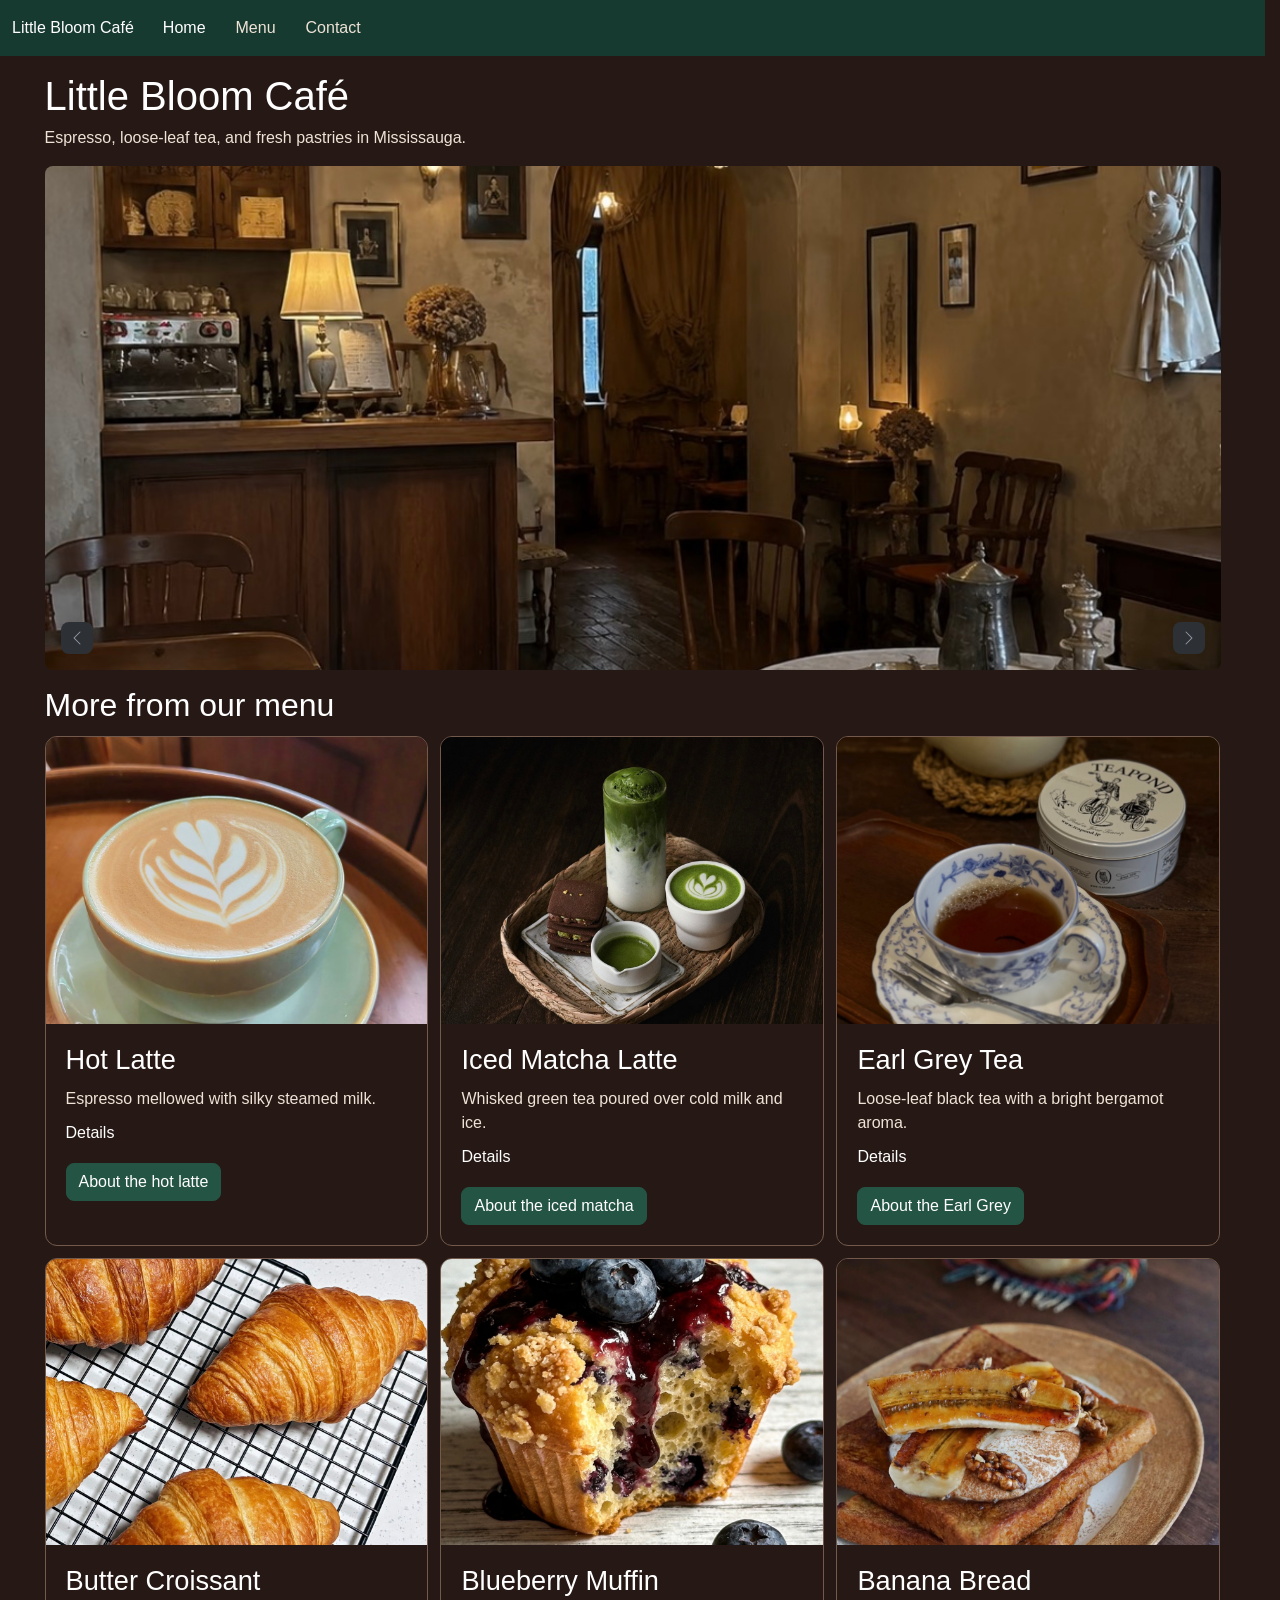
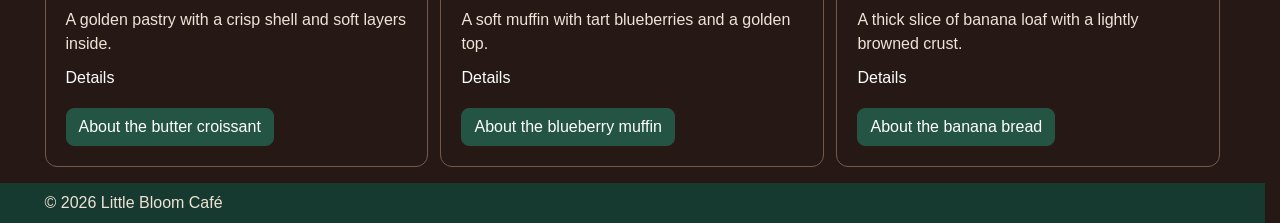
<file: index.html>
<!DOCTYPE html>
<html lang="en">
<head>
  <meta charset="UTF-8">
  <meta name="viewport" content="width=device-width, initial-scale=1">
  <title>Little Bloom Café | Home</title>
  <link rel="stylesheet" href="css/bootstrap.min.css">
  <link rel="stylesheet" href="css/style.css">
  <script type="module" src="js/bootstrap.bundle.min.js"></script>
</head>
<body>
  <nav class="navbar md:navbar-expand bg-1 fg-2" aria-label="Main navigation">
    <div class="container-fluid">
      <a class="navbar-brand" href="index.html">Little Bloom Café</a>

      <button class="btn-icon navbar-toggler" type="button"
        data-bs-toggle="drawer" data-bs-target="#siteMenu"
        aria-controls="siteMenu" aria-expanded="false" aria-label="Open navigation">
        <span class="navbar-toggler-icon" aria-hidden="true"></span>
      </button>

      <dialog class="drawer drawer-end" id="siteMenu" tabindex="-1"
        aria-labelledby="siteMenuTitle">
        <div class="drawer-header">
          <div class="drawer-title" id="siteMenuTitle">Navigation</div>
          <button class="btn-close" type="button"
            data-bs-dismiss="drawer" aria-label="Close navigation"></button>
        </div>

        <div class="drawer-body">
          <ul class="navbar-nav">
            <li class="nav-item">
              <a class="nav-link active" href="index.html" aria-current="page">Home</a>
            </li>
            <li class="nav-item">
              <a class="nav-link" href="#menu">Menu</a>
            </li>
            <li class="nav-item">
              <a class="nav-link" href="contact.html">Contact</a>
            </li>
          </ul>
        </div>
      </dialog>
    </div>
  </nav>

  <main class="container my-5">
    <h1>Little Bloom Café</h1>
    <p>Espresso, loose-leaf tea, and fresh pastries in Mississauga.</p>

    <div id="heroCarousel" class="carousel carousel-overlay mt-3"
      role="region" aria-label="A look inside Little Bloom Café">
      <div class="carousel-inner rounded-5">
        <div class="carousel-item active">
          <img class="d-block w-100 ratio ratio-21x9 object-fit-cover"
            src="images/banner1.jpg" alt="Warmly lit café interior with wooden furniture">
        </div>
        <div class="carousel-item">
          <img class="d-block w-100 ratio ratio-21x9 object-fit-cover"
            src="images/banner2.jpg" alt="A cup of coffee on a dark wooden table">
        </div>
        <div class="carousel-item">
          <img class="d-block w-100 ratio ratio-21x9 object-fit-cover"
            src="images/banner3.jpg" alt="Iced drinks and pastries arranged on a table">
        </div>
      </div>

      <div class="carousel-overlay-controls">
        <button class="btn-icon btn-sm btn-subtle theme-secondary" type="button"
          data-bs-target="#heroCarousel" data-bs-slide="prev">
          <span class="carousel-icon-prev" aria-hidden="true"></span>
          <span class="visually-hidden">Previous slide</span>
        </button>
        <button class="btn-icon btn-sm btn-subtle theme-secondary" type="button"
          data-bs-target="#heroCarousel" data-bs-slide="next">
          <span class="carousel-icon-next" aria-hidden="true"></span>
          <span class="visually-hidden">Next slide</span>
        </button>
      </div>
    </div>

    <section id="menu" class="mt-5" aria-labelledby="menuTitle">
      <h2 class="mb-4" id="menuTitle">More from our menu</h2>

      <div class="row g-4">
        <div class="col-12 md:col-6 lg:col-4">
          <article class="card h-100 overflow-hidden">
            <img class="w-100 ratio ratio-4x3 object-fit-cover" src="images/latte.jpg"
              alt="Hot latte with leaf-shaped foam art in a green cup" loading="lazy">
            <div class="card-body">
              <h3 class="card-title">Hot Latte</h3>
              <p>Espresso mellowed with silky steamed milk.</p>
              <details class="accordion-item">
                <summary class="accordion-header">Details</summary>
                <div class="accordion-body">A double shot stays present under a thin layer of microfoam.</div>
              </details>
              <button class="btn-solid theme-primary mt-3" type="button"
                data-bs-toggle="dialog" data-bs-target="#latteDialog">About the hot latte</button>

              <dialog class="dialog" id="latteDialog" aria-labelledby="latteTitle">
                <div class="dialog-header">
                  <h3 class="dialog-title" id="latteTitle">Hot Latte</h3>
                  <button class="btn-close" type="button" data-bs-dismiss="dialog" aria-label="Close"></button>
                </div>
                <div class="dialog-body">
                  <p>Try it with a butter croissant for a simple breakfast.</p>
                </div>
                <div class="dialog-footer">
                  <button class="btn-solid theme-primary" type="button" data-bs-dismiss="dialog">Close</button>
                </div>
              </dialog>
            </div>
          </article>
        </div>

        <div class="col-12 md:col-6 lg:col-4">
          <article class="card h-100 overflow-hidden">
            <img class="w-100 ratio ratio-4x3 object-fit-cover" src="images/iced-matcha.jpg"
              alt="Tall glass of green iced matcha served on a tray" loading="lazy">
            <div class="card-body">
              <h3 class="card-title">Iced Matcha Latte</h3>
              <p>Whisked green tea poured over cold milk and ice.</p>
              <details class="accordion-item">
                <summary class="accordion-header">Details</summary>
                <div class="accordion-body">The matcha has a grassy flavour and a gently bittersweet finish.</div>
              </details>
              <button class="btn-solid theme-primary mt-3" type="button"
                data-bs-toggle="dialog" data-bs-target="#matchaDialog">About the iced matcha</button>

              <dialog class="dialog" id="matchaDialog" aria-labelledby="matchaTitle">
                <div class="dialog-header">
                  <h3 class="dialog-title" id="matchaTitle">Iced Matcha Latte</h3>
                  <button class="btn-close" type="button" data-bs-dismiss="dialog" aria-label="Close"></button>
                </div>
                <div class="dialog-body">
                  <p>Give it a stir before sipping to mix the matcha and milk.</p>
                </div>
                <div class="dialog-footer">
                  <button class="btn-solid theme-primary" type="button" data-bs-dismiss="dialog">Close</button>
                </div>
              </dialog>
            </div>
          </article>
        </div>

        <div class="col-12 md:col-6 lg:col-4">
          <article class="card h-100 overflow-hidden">
            <img class="w-100 ratio ratio-4x3 object-fit-cover" src="images/earl-gery.jpg"
              alt="A cup of amber tea beside a ceramic teapot" loading="lazy">
            <div class="card-body">
              <h3 class="card-title">Earl Grey Tea</h3>
              <p>Loose-leaf black tea with a bright bergamot aroma.</p>
              <details class="accordion-item">
                <summary class="accordion-header">Details</summary>
                <div class="accordion-body">Bergamot gives this black tea a citrus finish with a light floral note.</div>
              </details>
              <button class="btn-solid theme-primary mt-3" type="button"
                data-bs-toggle="dialog" data-bs-target="#teaDialog">About the Earl Grey</button>

              <dialog class="dialog" id="teaDialog" aria-labelledby="teaTitle">
                <div class="dialog-header">
                  <h3 class="dialog-title" id="teaTitle">Earl Grey Tea</h3>
                  <button class="btn-close" type="button" data-bs-dismiss="dialog" aria-label="Close"></button>
                </div>
                <div class="dialog-body">
                  <p>Pair a pot of Earl Grey with a slice of banana bread.</p>
                </div>
                <div class="dialog-footer">
                  <button class="btn-solid theme-primary" type="button" data-bs-dismiss="dialog">Close</button>
                </div>
              </dialog>
            </div>
          </article>
        </div>

        <div class="col-12 md:col-6 lg:col-4">
          <article class="card h-100 overflow-hidden">
            <img class="w-100 ratio ratio-4x3 object-fit-cover" src="images/butter-croissant.jpg"
              alt="Golden butter croissants resting on a wire rack" loading="lazy">
            <div class="card-body">
              <h3 class="card-title">Butter Croissant</h3>
              <p>A golden pastry with a crisp shell and soft layers inside.</p>
              <details class="accordion-item">
                <summary class="accordion-header">Details</summary>
                <div class="accordion-body">Folding butter into the dough creates thin layers that puff up in the oven.</div>
              </details>
              <button class="btn-solid theme-primary mt-3" type="button"
                data-bs-toggle="dialog" data-bs-target="#croissantDialog">About the butter croissant</button>

              <dialog class="dialog" id="croissantDialog" aria-labelledby="croissantTitle">
                <div class="dialog-header">
                  <h3 class="dialog-title" id="croissantTitle">Butter Croissant</h3>
                  <button class="btn-close" type="button" data-bs-dismiss="dialog" aria-label="Close"></button>
                </div>
                <div class="dialog-body">
                  <p>Ask for it warmed if you prefer an extra-crisp crust.</p>
                </div>
                <div class="dialog-footer">
                  <button class="btn-solid theme-primary" type="button" data-bs-dismiss="dialog">Close</button>
                </div>
              </dialog>
            </div>
          </article>
        </div>

        <div class="col-12 md:col-6 lg:col-4">
          <article class="card h-100 overflow-hidden">
            <img class="w-100 ratio ratio-4x3 object-fit-cover" src="images/blueberry-muffin.jpg"
              alt="A blueberry muffin topped with blueberries" loading="lazy">
            <div class="card-body">
              <h3 class="card-title">Blueberry Muffin</h3>
              <p>A soft muffin with tart blueberries and a golden top.</p>
              <details class="accordion-item">
                <summary class="accordion-header">Details</summary>
                <div class="accordion-body">The berries soften as they bake and leave pockets of fruit throughout the crumb.</div>
              </details>
              <button class="btn-solid theme-primary mt-3" type="button"
                data-bs-toggle="dialog" data-bs-target="#muffinDialog">About the blueberry muffin</button>

              <dialog class="dialog" id="muffinDialog" aria-labelledby="muffinTitle">
                <div class="dialog-header">
                  <h3 class="dialog-title" id="muffinTitle">Blueberry Muffin</h3>
                  <button class="btn-close" type="button" data-bs-dismiss="dialog" aria-label="Close"></button>
                </div>
                <div class="dialog-body">
                  <p>The berry flavour goes well with a glass of iced matcha.</p>
                </div>
                <div class="dialog-footer">
                  <button class="btn-solid theme-primary" type="button" data-bs-dismiss="dialog">Close</button>
                </div>
              </dialog>
            </div>
          </article>
        </div>

        <div class="col-12 md:col-6 lg:col-4">
          <article class="card h-100 overflow-hidden">
            <img class="w-100 ratio ratio-4x3 object-fit-cover" src="images/banana-bread.jpg"
              alt="Slices of banana bread on a plate beside a cup of coffee" loading="lazy">
            <div class="card-body">
              <h3 class="card-title">Banana Bread</h3>
              <p>A thick slice of banana loaf with a lightly browned crust.</p>
              <details class="accordion-item">
                <summary class="accordion-header">Details</summary>
                <div class="accordion-body">Ripe bananas keep the loaf soft and give each slice its sweetness.</div>
              </details>
              <button class="btn-solid theme-primary mt-3" type="button"
                data-bs-toggle="dialog" data-bs-target="#bananaDialog">About the banana bread</button>

              <dialog class="dialog" id="bananaDialog" aria-labelledby="bananaTitle">
                <div class="dialog-header">
                  <h3 class="dialog-title" id="bananaTitle">Banana Bread</h3>
                  <button class="btn-close" type="button" data-bs-dismiss="dialog" aria-label="Close"></button>
                </div>
                <div class="dialog-body">
                  <p>Try a toasted slice if you like the edges a little crisp.</p>
                </div>
                <div class="dialog-footer">
                  <button class="btn-solid theme-primary" type="button" data-bs-dismiss="dialog">Close</button>
                </div>
              </dialog>
            </div>
          </article>
        </div>
      </div>
    </section>
  </main>

  <footer class="theme-primary bg-2 fg-2 py-3">
    <div class="container">
      <p class="mb-0">&copy; 2026 Little Bloom Café</p>
    </div>
  </footer>
</body>
</html>
</file>
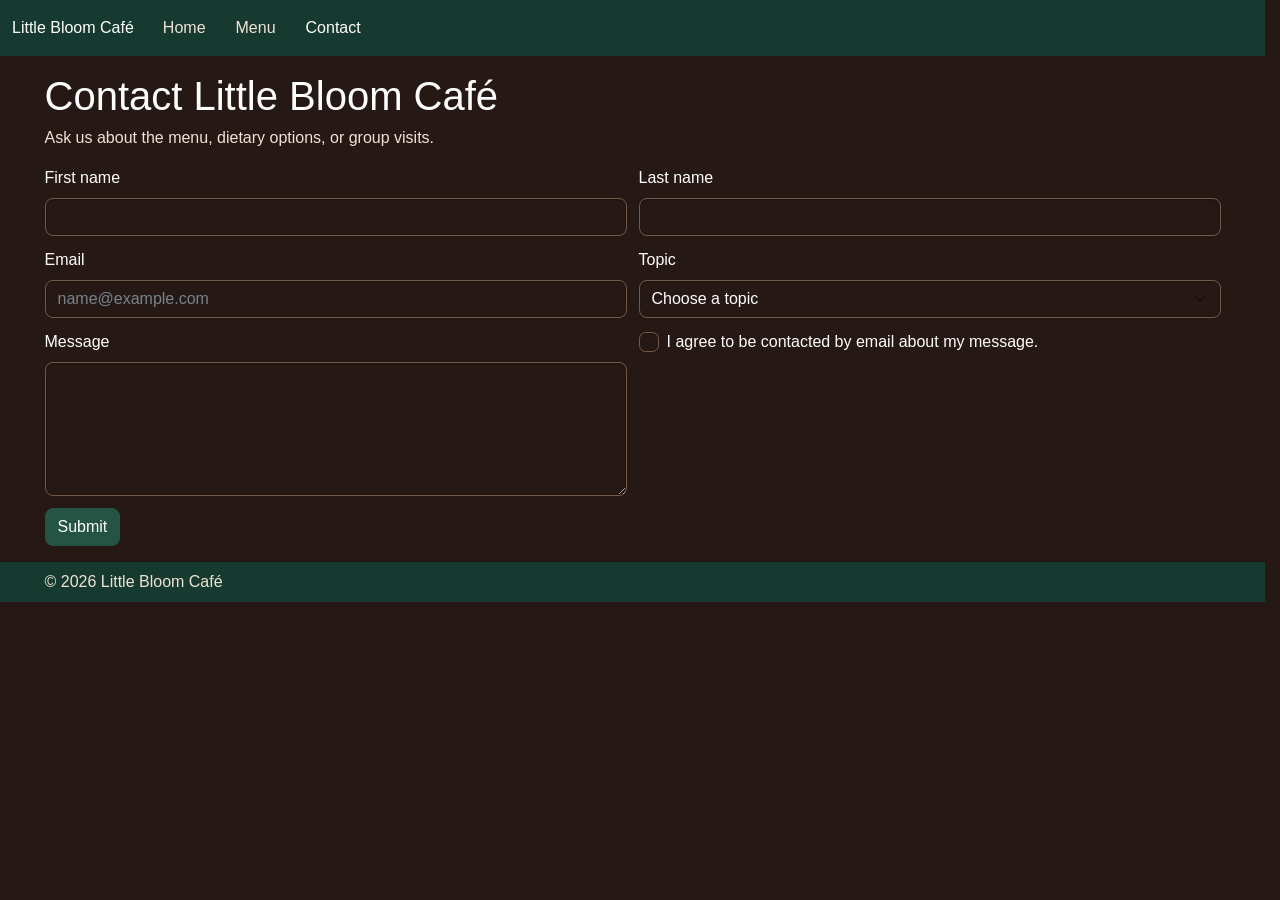
<file: contact.html>
<!DOCTYPE html>
<html lang="en">
<head>
  <meta charset="UTF-8">
  <meta name="viewport" content="width=device-width, initial-scale=1">
  <title>Little Bloom Café | Contact</title>
  <link rel="stylesheet" href="css/bootstrap.min.css">
  <link rel="stylesheet" href="css/style.css">
  <script type="module" src="js/bootstrap.bundle.min.js"></script>
</head>
<body>
  <nav class="navbar md:navbar-expand bg-1 fg-2" aria-label="Main navigation">
    <div class="container-fluid">
      <a class="navbar-brand" href="index.html">Little Bloom Café</a>

      <button class="btn-icon navbar-toggler" type="button"
        data-bs-toggle="drawer" data-bs-target="#siteMenu"
        aria-controls="siteMenu" aria-expanded="false" aria-label="Open navigation">
        <span class="navbar-toggler-icon" aria-hidden="true"></span>
      </button>

      <dialog class="drawer drawer-end" id="siteMenu" tabindex="-1"
        aria-labelledby="siteMenuTitle">
        <div class="drawer-header">
          <div class="drawer-title" id="siteMenuTitle">Navigation</div>
          <button class="btn-close" type="button"
            data-bs-dismiss="drawer" aria-label="Close navigation"></button>
        </div>

        <div class="drawer-body">
          <ul class="navbar-nav">
            <li class="nav-item">
              <a class="nav-link" href="index.html">Home</a>
            </li>
            <li class="nav-item">
              <a class="nav-link" href="index.html#menu">Menu</a>
            </li>
            <li class="nav-item">
              <a class="nav-link active" href="contact.html" aria-current="page">Contact</a>
            </li>
          </ul>
        </div>
      </dialog>
    </div>
  </nav>

  <main class="container my-5">
    <h1>Contact Little Bloom Café</h1>
    <p>Ask us about the menu, dietary options, or group visits.</p>

    <form action="contact.html" method="get" class="mt-4">
      <div class="row g-4">
        <div class="col-12 md:col-6">
          <div class="form-field">
            <label class="form-label" for="firstName">First name</label>
            <input class="form-control" type="text" id="firstName"
              autocomplete="given-name" required>
          </div>
        </div>

        <div class="col-12 md:col-6">
          <div class="form-field">
            <label class="form-label" for="lastName">Last name</label>
            <input class="form-control" type="text" id="lastName"
              autocomplete="family-name" required>
          </div>
        </div>

        <div class="col-12 md:col-6">
          <div class="form-field">
            <label class="form-label" for="email">Email</label>
            <input class="form-control" type="email" id="email"
              autocomplete="email" placeholder="name@example.com" required>
          </div>
        </div>

        <div class="col-12 md:col-6">
          <div class="form-field">
            <label class="form-label" for="topic">Topic</label>
            <select class="form-control" id="topic" required>
              <option value="" selected disabled>Choose a topic</option>
              <option value="menu">Menu question</option>
              <option value="dietary">Dietary options</option>
              <option value="group">Group visit</option>
              <option value="feedback">General feedback</option>
            </select>
          </div>
        </div>

        <div class="col-12 md:col-6">
          <div class="form-field">
            <label class="form-label" for="message">Message</label>
            <textarea class="form-control" id="message" rows="5" required></textarea>
          </div>
        </div>

        <div class="col-12 md:col-6">
          <div class="form-field">
            <input class="check" type="checkbox" id="consent" required>
            <label for="consent">I agree to be contacted by email about my message.</label>
          </div>
        </div>
      </div>

      <button class="btn-solid theme-primary mt-4" type="submit">Submit</button>
    </form>
  </main>

  <footer class="theme-primary bg-2 fg-2 py-3">
    <div class="container">
      <p class="mb-0">&copy; 2026 Little Bloom Café</p>
    </div>
  </footer>
</body>
</html>
</file>
<file: css/style.css>
:root {
  color-scheme: dark;
  --bs-bg-body: #261915;
  --bs-bg-1: #173a30;
  --bs-fg-body: #ffffff;
  --bs-fg-1: #ffffff;
  --bs-fg-2: #efe2d6;
  --bs-heading-color: #ffffff;
  --bs-border-color: #73594c;
  --bs-primary-bg: #245443;
  --bs-primary-fg: #a9d5bd;
  --bs-primary-fg-emphasis: #d1eadb;
  --bs-primary-border: #719783;
  --bs-primary-focus-ring: #a9d5bd;
  --bs-primary-contrast: #ffffff;
}
main p { color: var(--bs-fg-2); }
.navbar .navbar-toggler-icon { filter: brightness(0) invert(1); }
footer { --bs-bg-2: var(--bs-bg-1); }
.btn-solid.theme-primary {
  --bs-theme-bg: var(--bs-primary-bg);
  --bs-theme-border: var(--bs-primary-border);
  --bs-theme-contrast: var(--bs-primary-contrast);
  --bs-btn-hover-bg: #306650;
}
</file>
